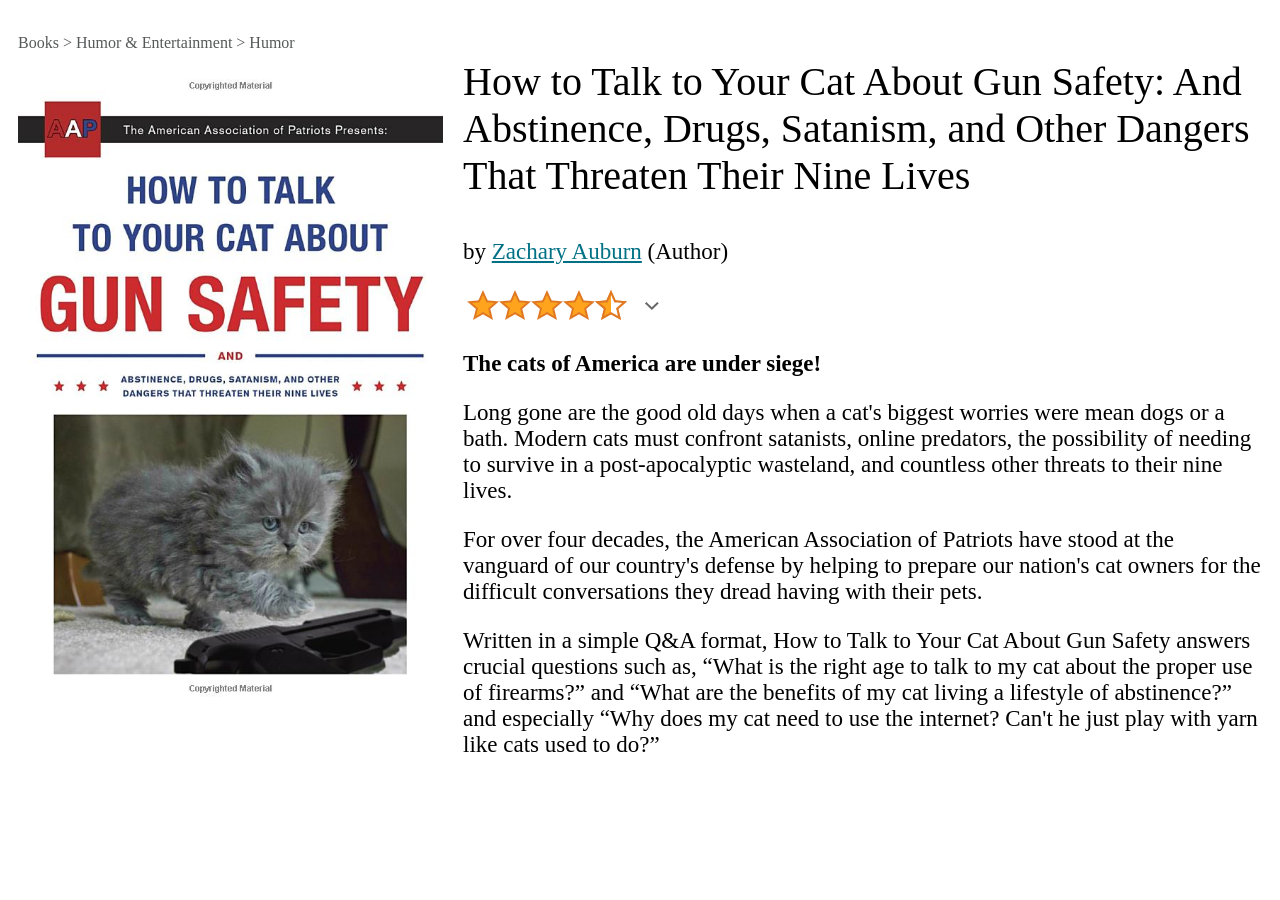
<file: Amazon Product Page/index.html>
<!doctype html>
<html>
    <head>
        <link rel="stylesheet" href="style.css">
    </head>
    <body>
        <div class="main">
            <div class="left">
                <p>Books > Humor & Entertainment > Humor</p>
                <img class="image1" src="book_cover.jpg">
            </div>

            <div class="right">
                <p class="headline">How to Talk to Your Cat About Gun Safety: And Abstinence, Drugs, Satanism, and Other Dangers That Threaten Their Nine Lives</p>
                <div class="para">
                    <p>by <a href="https://www.amazon.com/Zachary-Auburn/e/B01LZPYG0Z/ref=dp_byline_cont_ebooks_1">Zachary Auburn</a> (Author)</p>
                    <img src="rating.png">
                    <p class="smallheadline">The cats of America are under siege!</p>
                    <p>Long gone are the good old days when a cat's biggest worries were mean dogs or a bath. Modern cats must confront satanists, online predators, the possibility of needing to survive in a post-apocalyptic wasteland, and countless other threats to their nine lives.</p>
                    <p>For over four decades, the American Association of Patriots have stood at the vanguard of our country's defense by helping to prepare our nation's cat owners for the difficult conversations they dread having with their pets.</p>
                    <p>Written in a simple Q&A format, How to Talk to Your Cat About Gun Safety answers crucial questions such as, “What is the right age to talk to my cat about the proper use of firearms?” and “What are the benefits of my cat living a lifestyle of abstinence?” and especially “Why does my cat need to use the internet? Can't he just play with yarn like cats used to do?”</p>
                </div>
            </div>
        </div>
    </body>
</html>
</file>
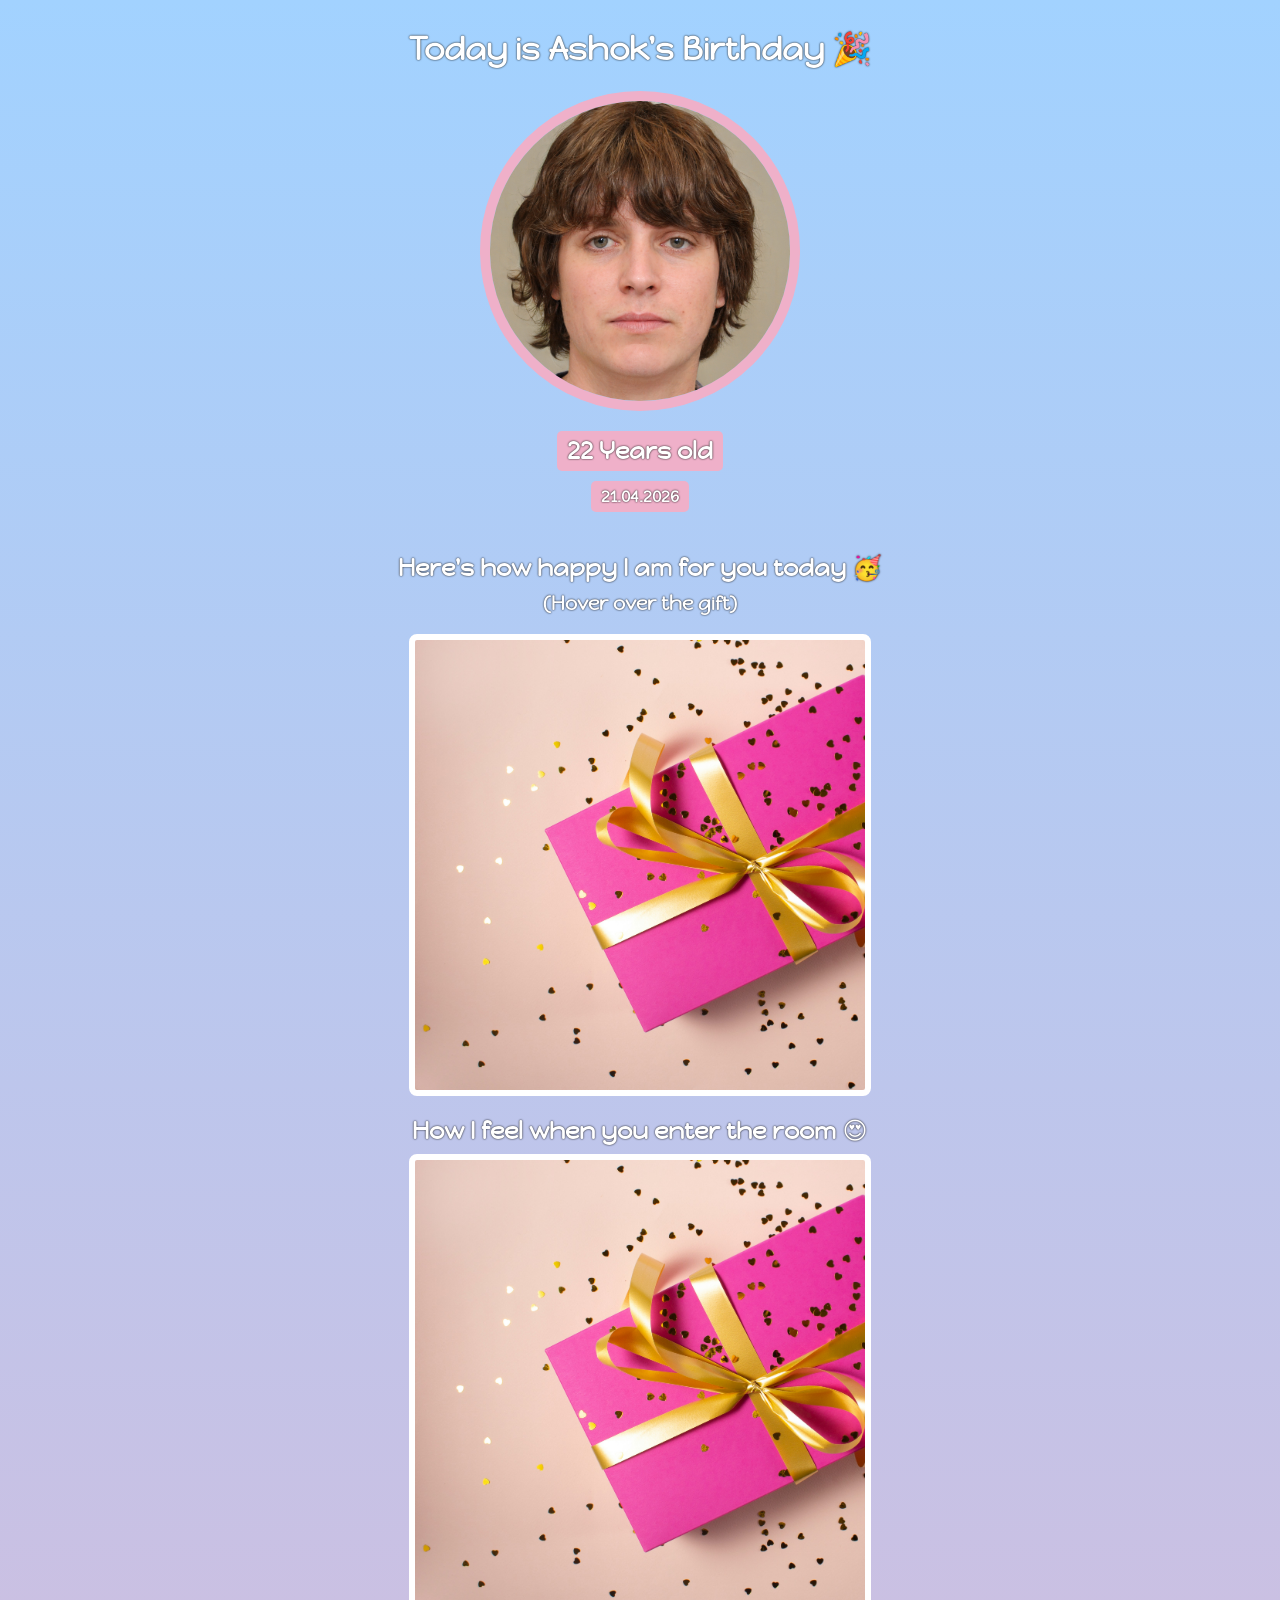
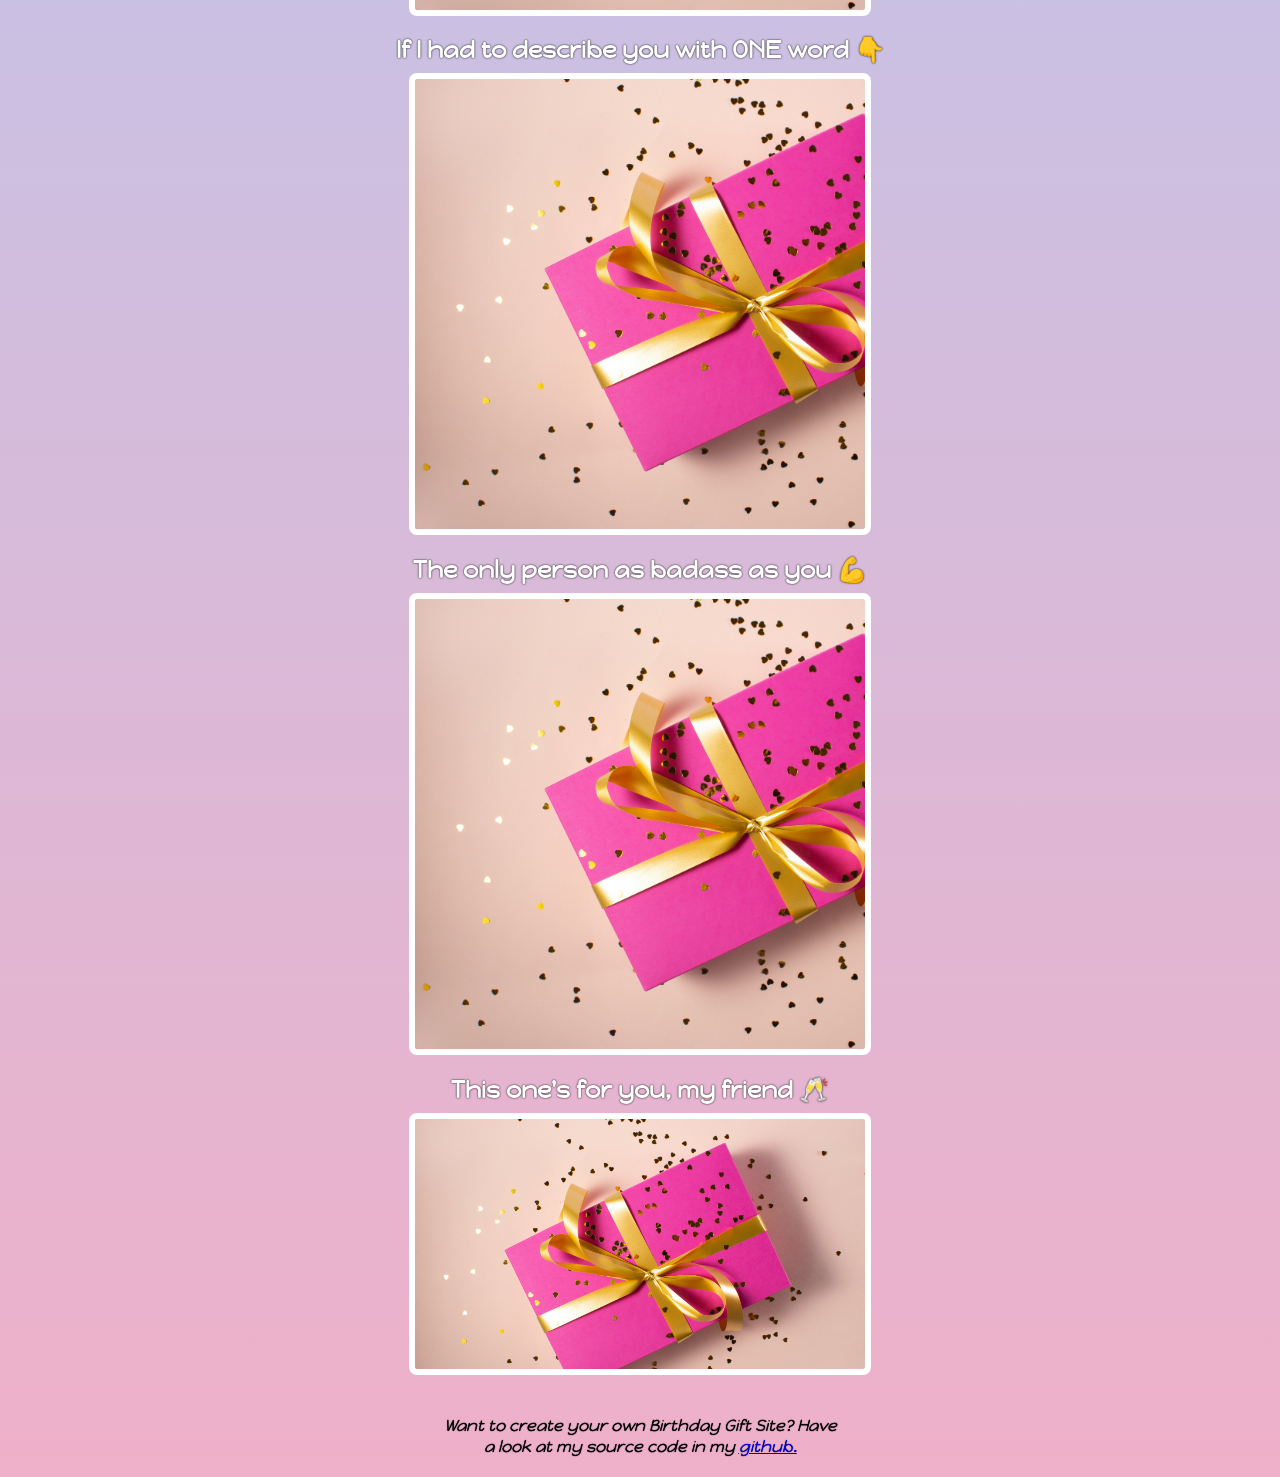
<file: Birthday Gift Site/index.html>
<!doctype html>
<html>
    <head>
        <link rel="preconnect" href="https://fonts.googleapis.com">
        <link rel="preconnect" href="https://fonts.gstatic.com" crossorigin>
        <link href="https://fonts.googleapis.com/css2?family=Happy+Monkey&display=swap" rel="stylesheet">
        <link rel="stylesheet" href="style.css">
    </head>
    <body>
        <div id="header">
            <h1>Today is Ashok's Birthday 🎉</h1>
            <img id="image" src="random-person.jpeg">
            <h2 id="bday-age">22 Years old</h2>
            <h4 id="bday-date">21.04.2026</h4>
        </div>
        <div id="gift-section">
            <h2 class="gift-title">Here's how happy I am for you today 🥳</h2>
            <h3 class="gift-hint">(Hover over the gift)</h3>
            <div class="gift-img" id="gift-img-happy"></div>
        </div>
        <div id="gift-section">
            <h2 class="gift-title">How I feel when you enter the room 😍</h2>
            <div class="gift-img" id="gift-img-feel"></div>
        </div>
        <div id="gift-section">
            <h2 class="gift-title">If I had to describe you with ONE word 👇</h2>
            <div class="gift-img" id="gift-img-des"></div>
        </div>
        <div id="gift-section">
            <h2 class="gift-title">The only person as badass as you 💪</h2>
            <div class="gift-img" id="gift-img-per"></div>
        </div>
        <div id="gift-section">
            <h2 class="gift-title">This one's for you, my friend 🥂</h2>
            <div class="gift-img" id="gift-img-cheer"></div>
        </div>
        <p id="footer">Want to create your own Birthday Gift Site? Have a look at my source code in my <a href="https://github.com/Inc0nsistent/Web-Development_Projects" target="_blank">github.</a></p>
    </body>
</html>
</file>
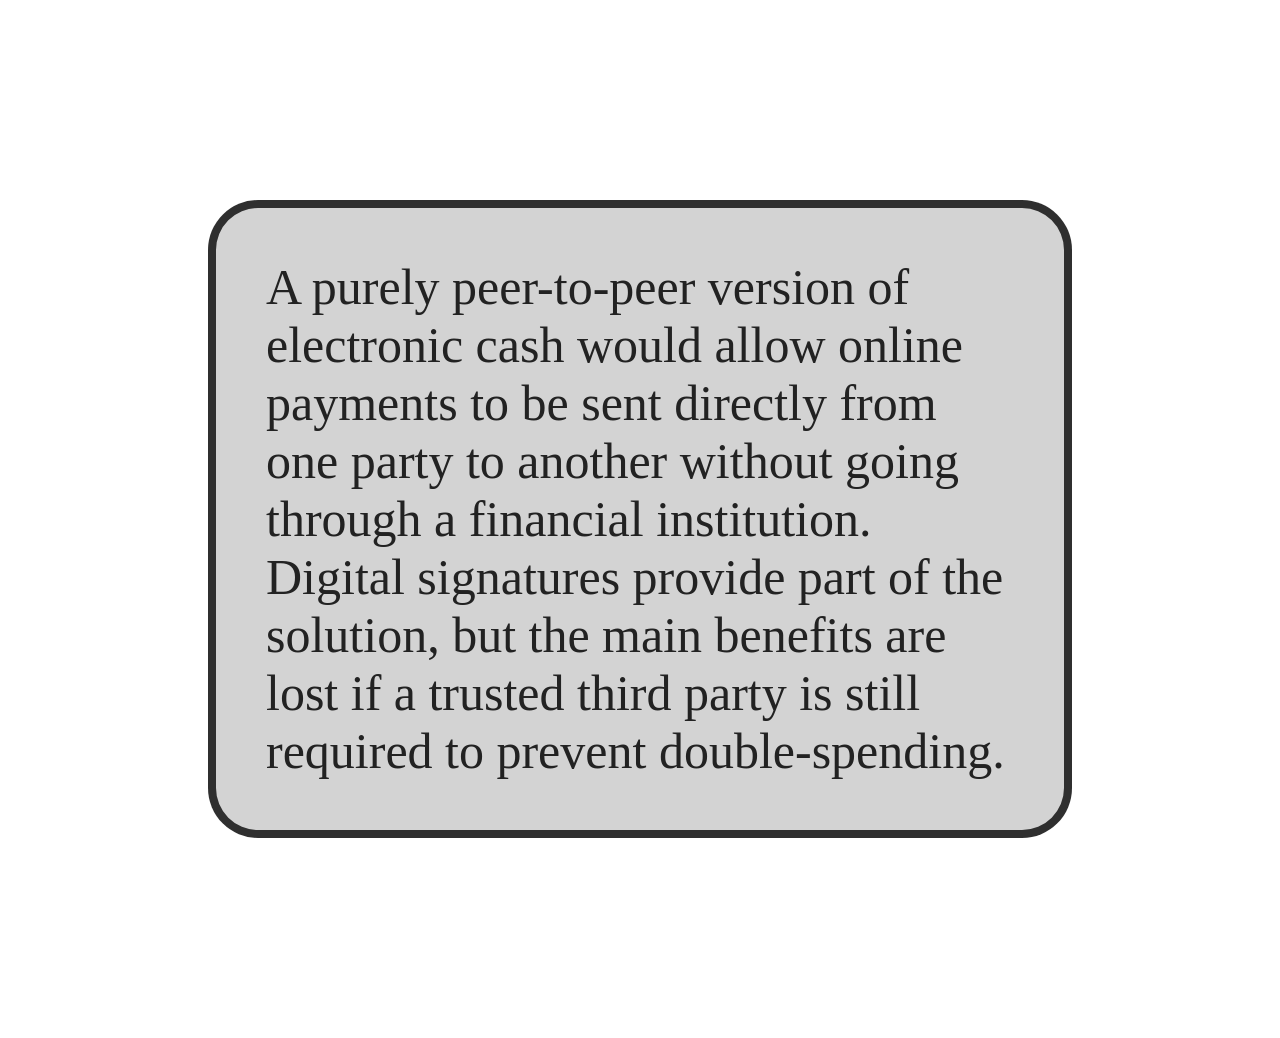
<file: Comic_type/index.html>
<html>
    <head>
        <link rel="stylesheet" href="Style.css" />
    </head>
    <body>
        
        <div class="card">
            
            A purely peer-to-peer version of electronic cash would allow online
            payments to be sent directly from one party to another without going through a
            financial institution. Digital signatures provide part of the solution, but the main
            benefits are lost if a trusted third party is still required to prevent double-spending.  
                  
        </div> 
           
    </body>
</html>
</file>
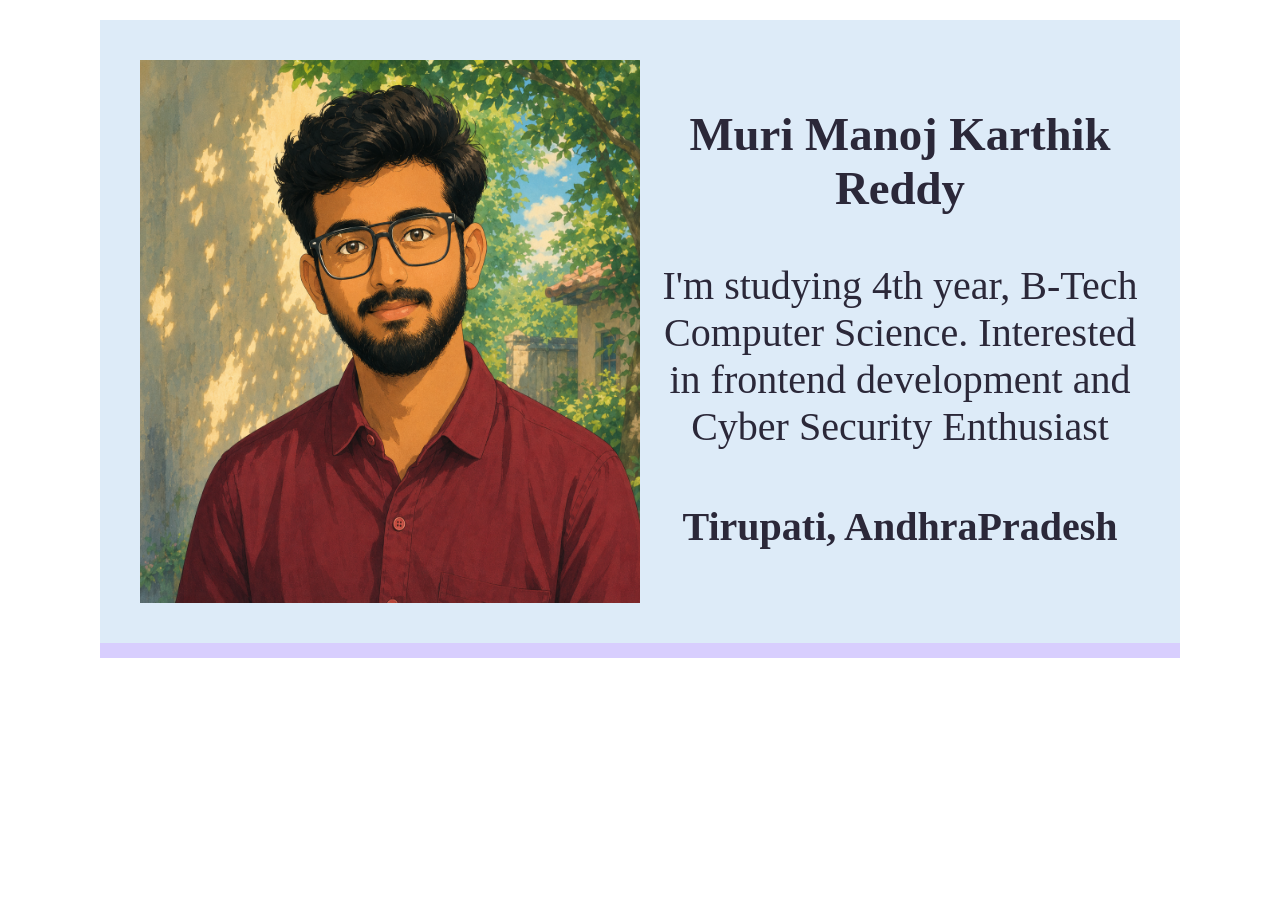
<file: Digital Card/index.html>
<html>
    <head>
        <link rel="stylesheet" href="Styles.css" />
    </head>
    <body>
        <article>
        <div class="card">
            
            
            <img class="image" 
                src="Karth1k.png" 
                alt="Manoj Karthik looking into camera with dim background">
            
            <div>
                <h3>Muri Manoj Karthik Reddy</h3>
                <p>I'm studying 4th year, B-Tech Computer Science. Interested in frontend development and Cyber Security Enthusiast</p>
                <h4>Tirupati, AndhraPradesh</h4>
            </div>
        </div>
        </article>
    </body>
</html>
</file>
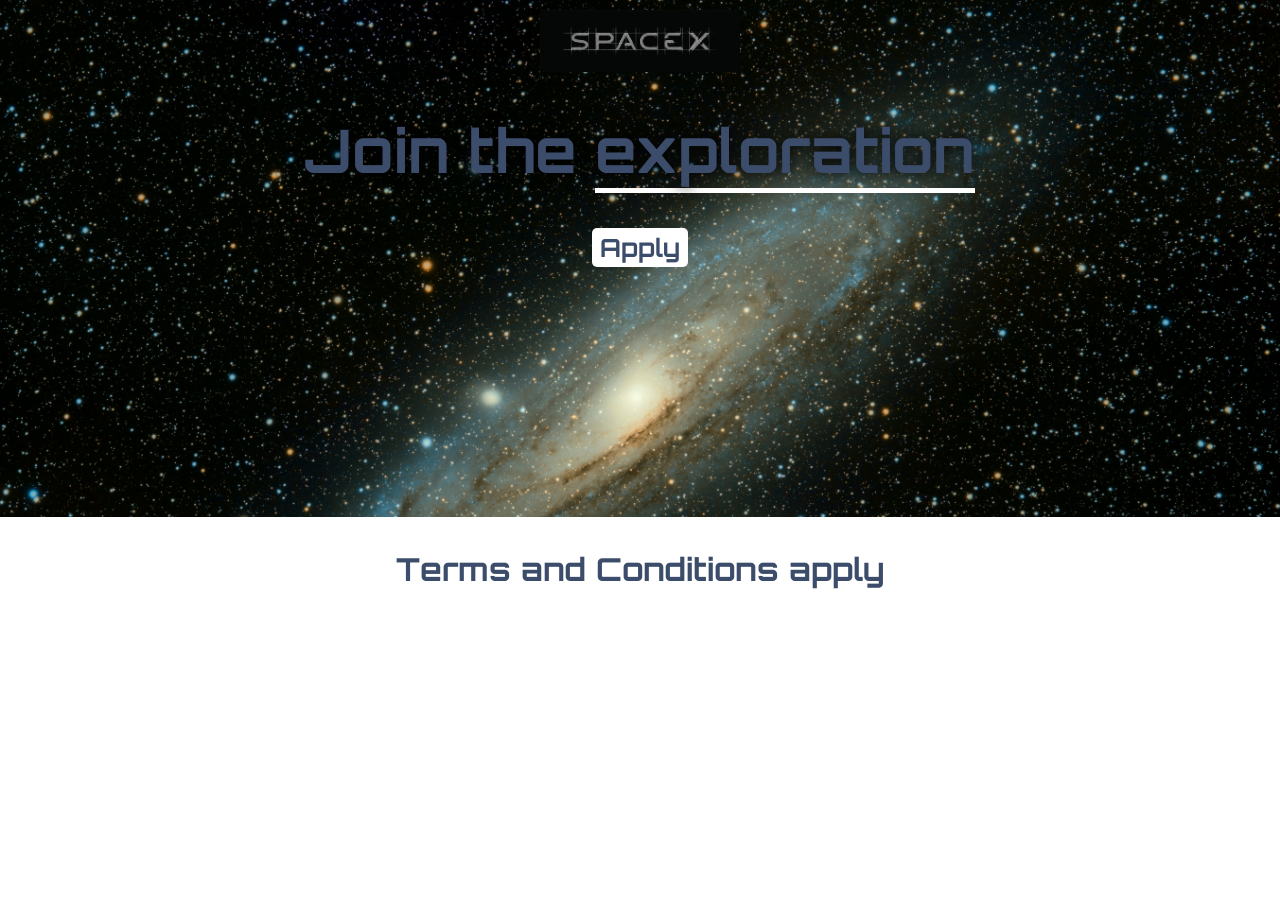
<file: Space_Exploration_Site/index.html>
<html>
    <head>
        <link rel="preconnect" href="https://fonts.googleapis.com">
        <link rel="preconnect" href="https://fonts.gstatic.com" crossorigin>
        <link href="https://fonts.googleapis.com/css2?family=Orbitron:wght@400..900&display=swap" rel="stylesheet">
        <link rel="stylesheet" href="Style.css">
    </head>
    <body>
        <div id="hero">
            <img id="logo" src="Spacex4.jpg">
            <h1 class="h1">Join the <span class="cta">exploration</span></h1>
            <button class="btn">Apply</button>
        </div>
        <h3>Terms and Conditions apply</h3>
    </body>
</html>
</file>
<file: Amazon Product Page/style.css>
.main {
    display:flex;
    margin: 0px;
    /* justify-content: space-around; */
}

.left {
    color: #565959;
    margin: 10px 10px 10px 10px;
}

.headline {
    font-size: 40px;
    font-style:inherit;  
}

.image1 {
    width: 425px;
}

.right {
    margin: 10px 10px 10px 10px;
} 

.para {
    font-size: 23px;
}

.smallheadline {
    font-weight: bold;
}

a {
    color: #007185;
}
</file>
<file: Birthday Gift Site/style.css>
body {
    text-align: center;
    font-family: "Happy Monkey", system-ui;
    font-weight: 400;
    font-style: normal;
    color: #ffffff;
    background: linear-gradient(#a2d2ff,#EFB0C9);

}

h1, h2, h4 {
    text-shadow: 0px 0px 2px black;

}


#image {
    border-radius: 50%;
    width: 300px;
    border: 10px solid #EFB0C9;

}

#bday-age {
    background: #EFB0C9;
    padding: 5px 10px;
    border-radius: 5px;
    margin-bottom: 10px;

}

#bday-date {
    background: #EFB0C9;
    padding: 5px 10px;
    border-radius: 5px;
    margin-top: 0px;

}

#header {
    display: flex;
    flex-direction: column;
    align-items: center;

}

.gift-img {
    width: 450px;
    height: 450px;
    border: 6px solid white;
    border-radius: 8px;
    background-image: url("gift1.jpg");
    background-size: cover;
    margin: 0 auto;
    
}

#gift-section {
    text-shadow: 0px 0px 2px black;

}

.gift-hint {
    margin-top: 0px;

}

.gift-title {
    margin-bottom: 8px;

}

#gift-img-happy:hover {
    background-image: url("https://media0.giphy.com/media/v1.Y2lkPTc5MGI3NjExZGZldjdzMzQwdWVycjh3Y3ZjbmpsNWRqcWdvMmFtZjZ0dnc4enBzcyZlcD12MV9pbnRlcm5hbF9naWZfYnlfaWQmY3Q9Zw/PklKBQ4bj7XXRHByqs/giphy.gif");
}

#gift-img-feel:hover {
    background-image: url("https://media0.giphy.com/media/v1.Y2lkPTc5MGI3NjExZXR2c2szbWgxd3QweHVqMDlocGFoNWFlMWRlb2V4ZXI5aWh6MWV4ZCZlcD12MV9pbnRlcm5hbF9naWZfYnlfaWQmY3Q9Zw/Dy6KtvPNfNVAIEx7O6/giphy.gif");
}

#gift-img-des:hover {
    background-image: url("https://media1.giphy.com/media/v1.Y2lkPTc5MGI3NjExY2hicGY1eXdmcTZuYXk4aXl2NjU4Z3IzNnB2NTRrcWFhZTc5a3M0YiZlcD12MV9pbnRlcm5hbF9naWZfYnlfaWQmY3Q9Zw/K4o1c3zfNQH59jWqSv/giphy.gif");
}

#gift-img-per:hover {
    background-image: url("https://media3.giphy.com/media/v1.Y2lkPTc5MGI3NjExZzgyMzEyMG9maTkwd3c3dWZ2OTJ0NWlxNGY0emNkNDFiMzN0bzlleiZlcD12MV9pbnRlcm5hbF9naWZfYnlfaWQmY3Q9Zw/yHhl8lX55j1vBo7y0S/giphy.gif");
}

#gift-img-cheer {
    height: 250px;

}

#gift-img-cheer:hover {
    background-image: url("https://media3.giphy.com/media/v1.Y2lkPTc5MGI3NjExczFoMHRnb2VtazZhZzJheWR2NGx0NDhvMjJzamh6dmJyZzk5MHk5cyZlcD12MV9pbnRlcm5hbF9naWZfYnlfaWQmY3Q9Zw/8Iv5lqKwKsZ2g/giphy.gif");
}

#footer {
    width: 400px;
    margin: 40px auto 20px;
    font-style: italic;
    text-shadow: 0px 0px 1px black;
    color: black;

}
</file>
<file: Comic_type/Style.css>
.card {
    color: #222222;
    background: lightgray;
    width: auto;
    margin-top: 200px;
    margin-left: 200px;
    margin-right: 200px;
    margin-bottom: 200px;

    border: 8px solid rgba(0, 0, 0, 0.776);
    border-radius: 50px;

    padding-right: 50px;
    padding-top: 50px;
    padding-left: 50px;
    padding-bottom: 50px;
    font-size: 50px;
   
}
</file>
<file: Digital Card/Styles.css>
body {
    margin: 20px;
    
}

.image {
    width: 500px;   
}

.card {
    
    
    padding: 40px;
    display: flex;
    justify-content: space-around;
    gap: 20px;
    width: 1000px;
    margin: 0 auto;  
    text-align: center;  
    background-color: #ddebf8;
    border-bottom: 15px solid #d8cefe;
    color: #2b2839;
    font-size: 40px;
}
</file>
<file: Space_Exploration_Site/Style.css>
body {
    
    color: #3c4c6b;
    text-align: center;
    font-family: "Orbitron", sans-serif;
    font-optical-sizing: auto;
    
    font-style: normal;
    margin: 0;
    font-size: 27px;

}

#hero {
    background-image: url("Universe.jpg");
    background-size: cover;

    padding: 10px 0 250px 0; 
    font-size: 30px;
}


.btn {
    border: none;
    padding: 4px 8px;
    font-family: inherit;
    background: white; 
    color:#3c4c6b;
    font-weight: bold;
    border-radius: 5px;
    font-size: 25px;
}

.cta {
    
    border-bottom: 5px solid white;
}

#logo {
    width: 200px;
}

.h1 {
    text-shadow: 0px 0px 15px black;
}
</file>
